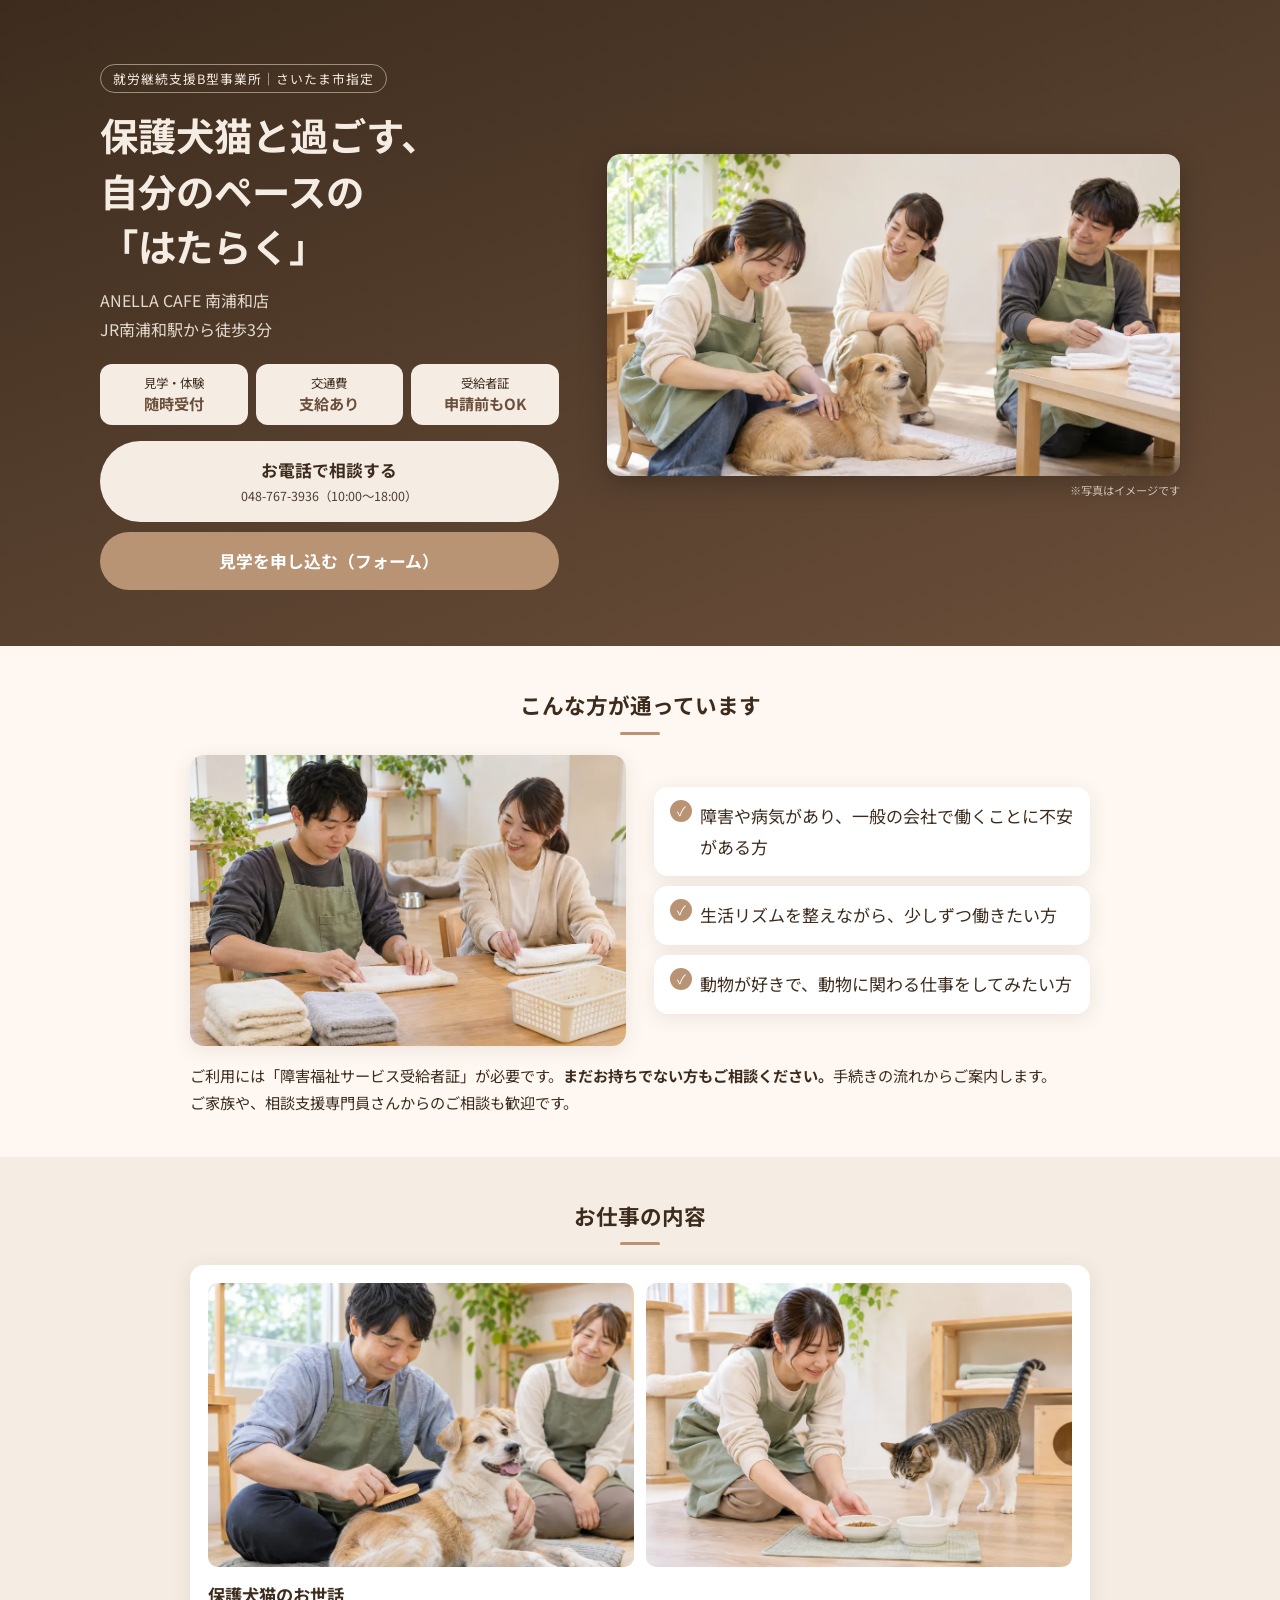
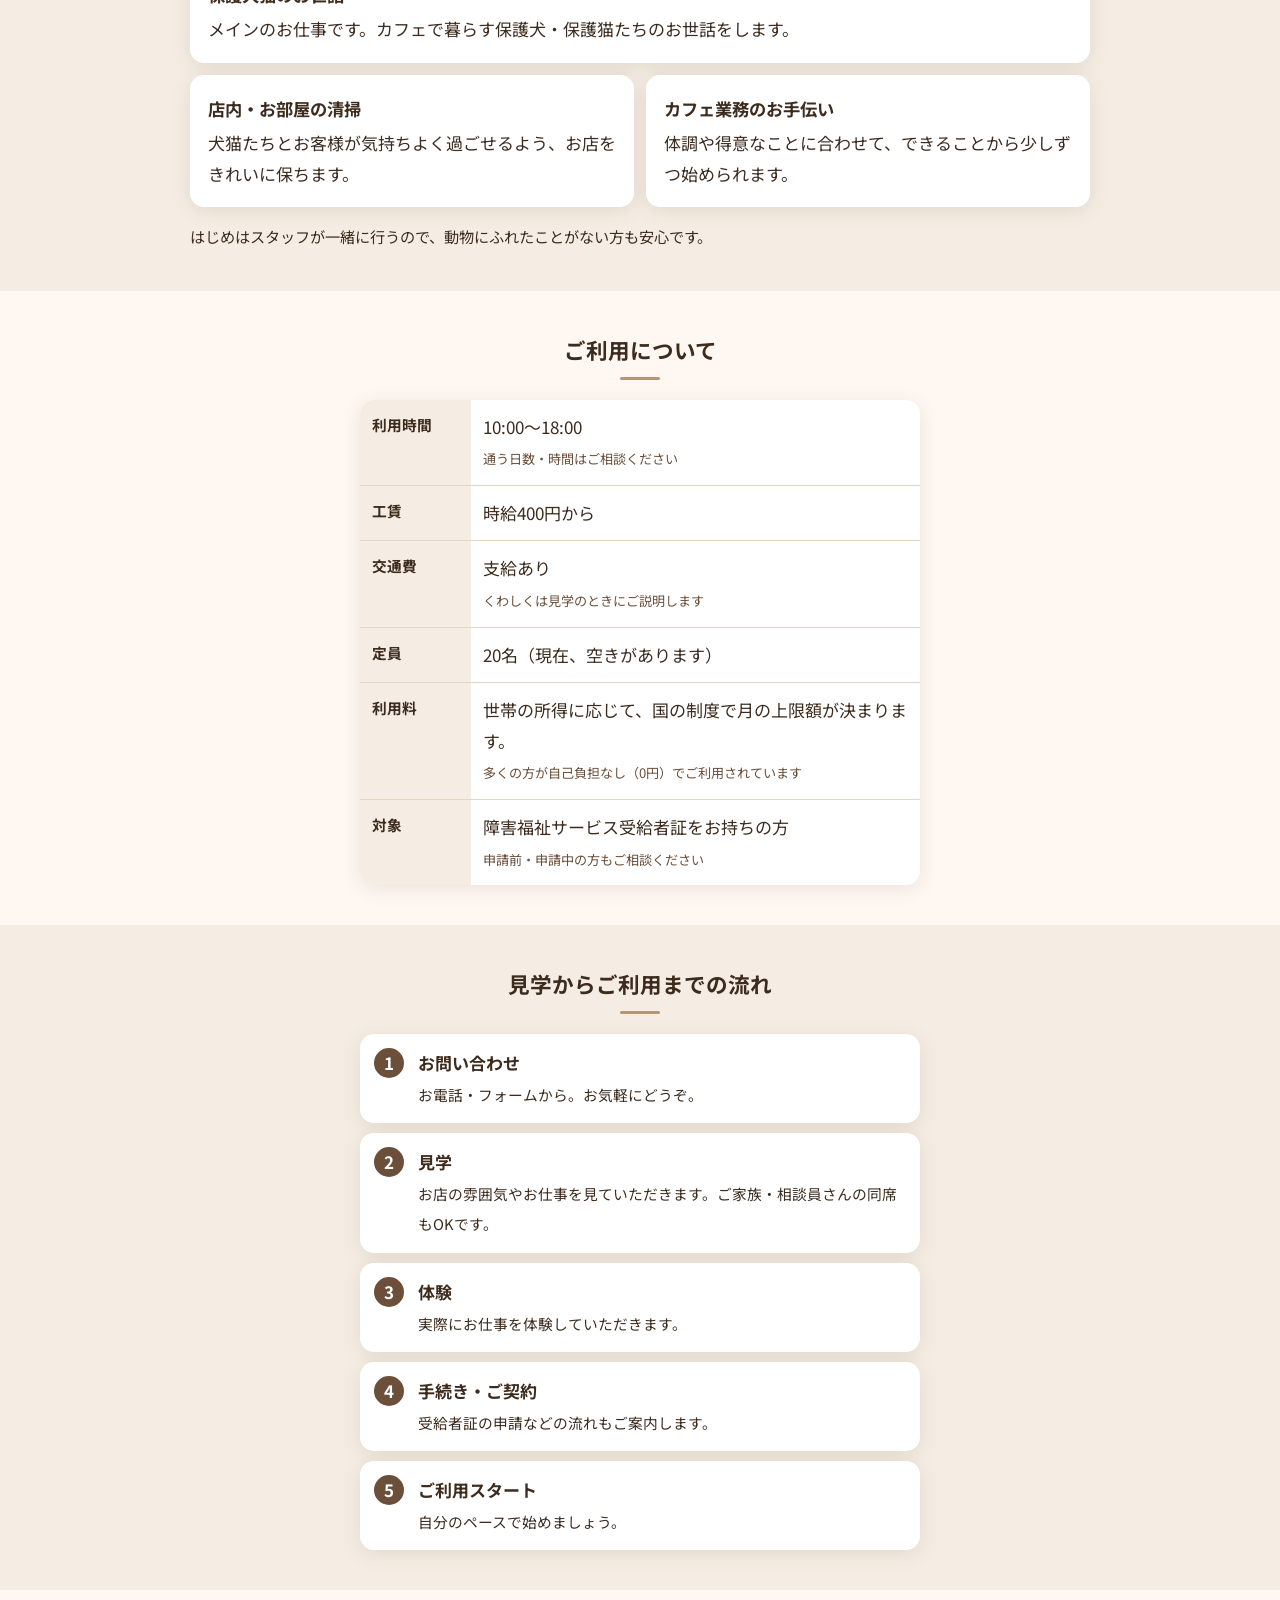
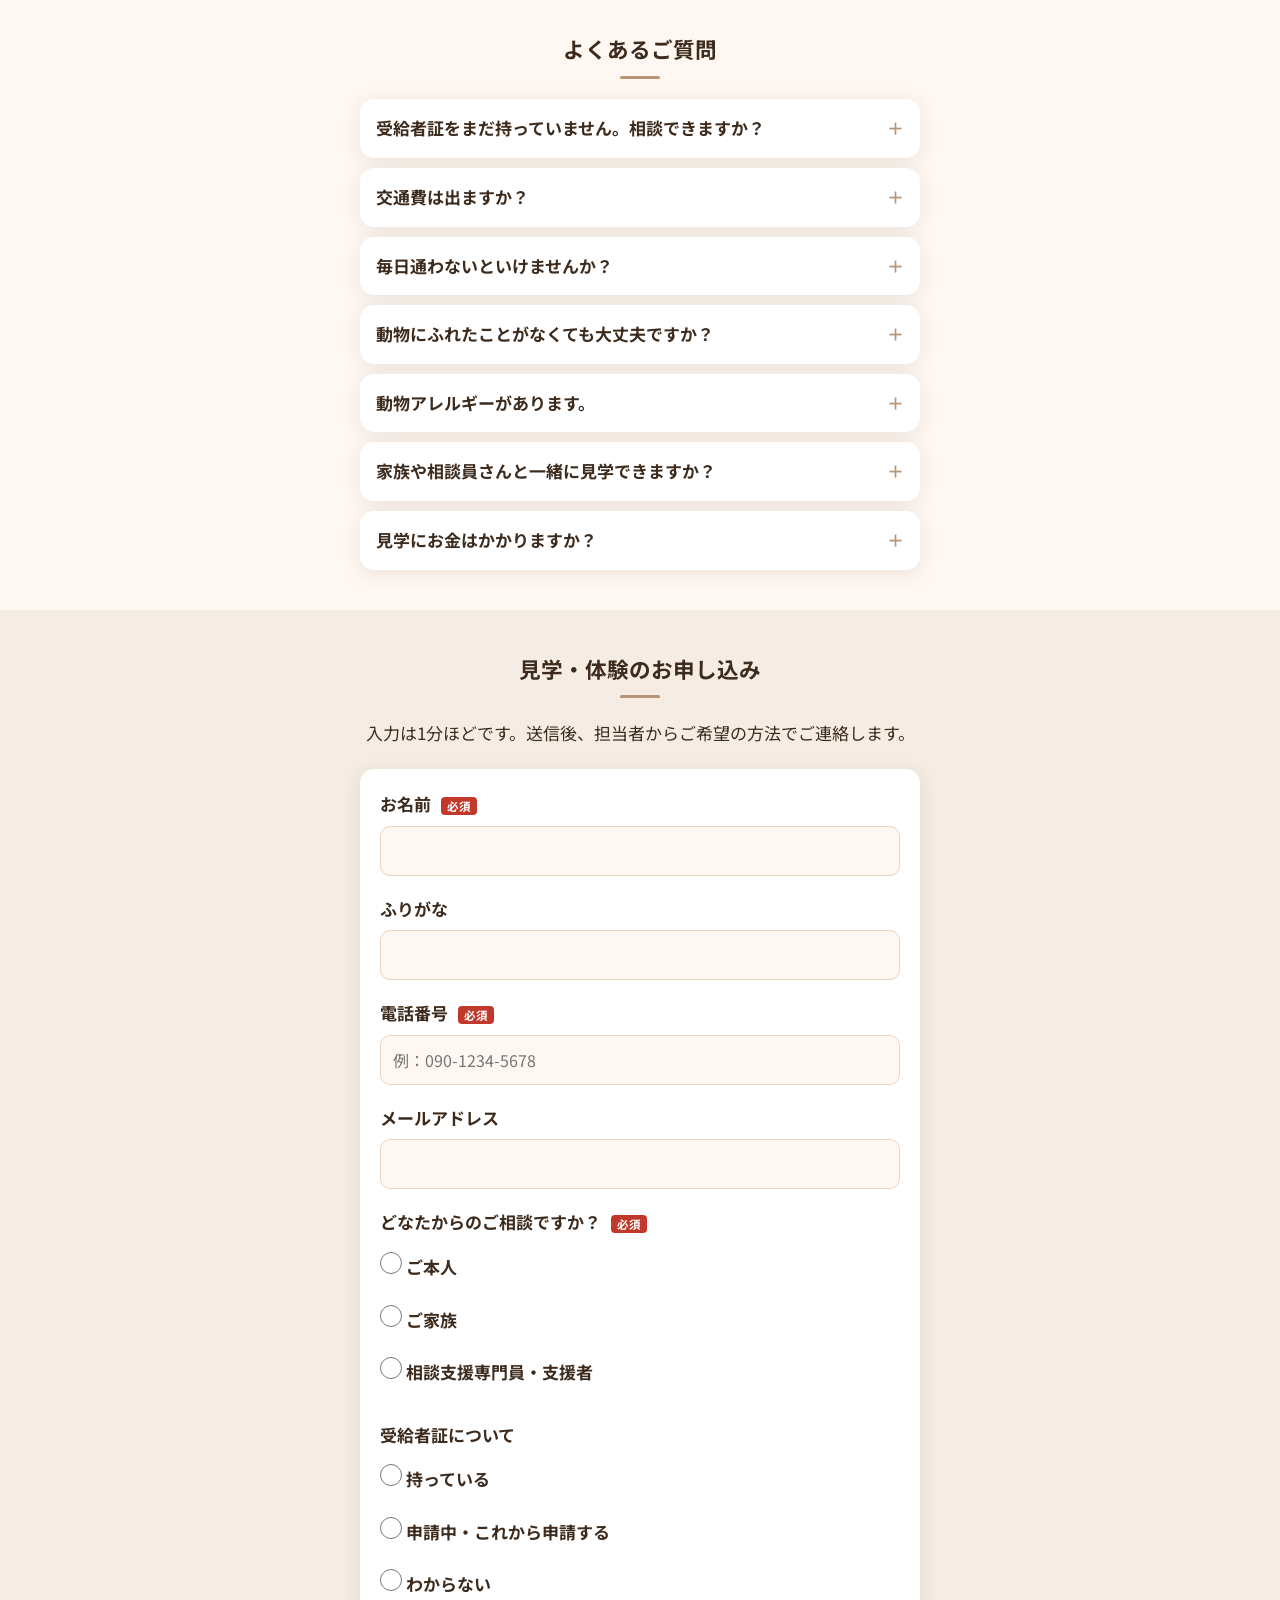
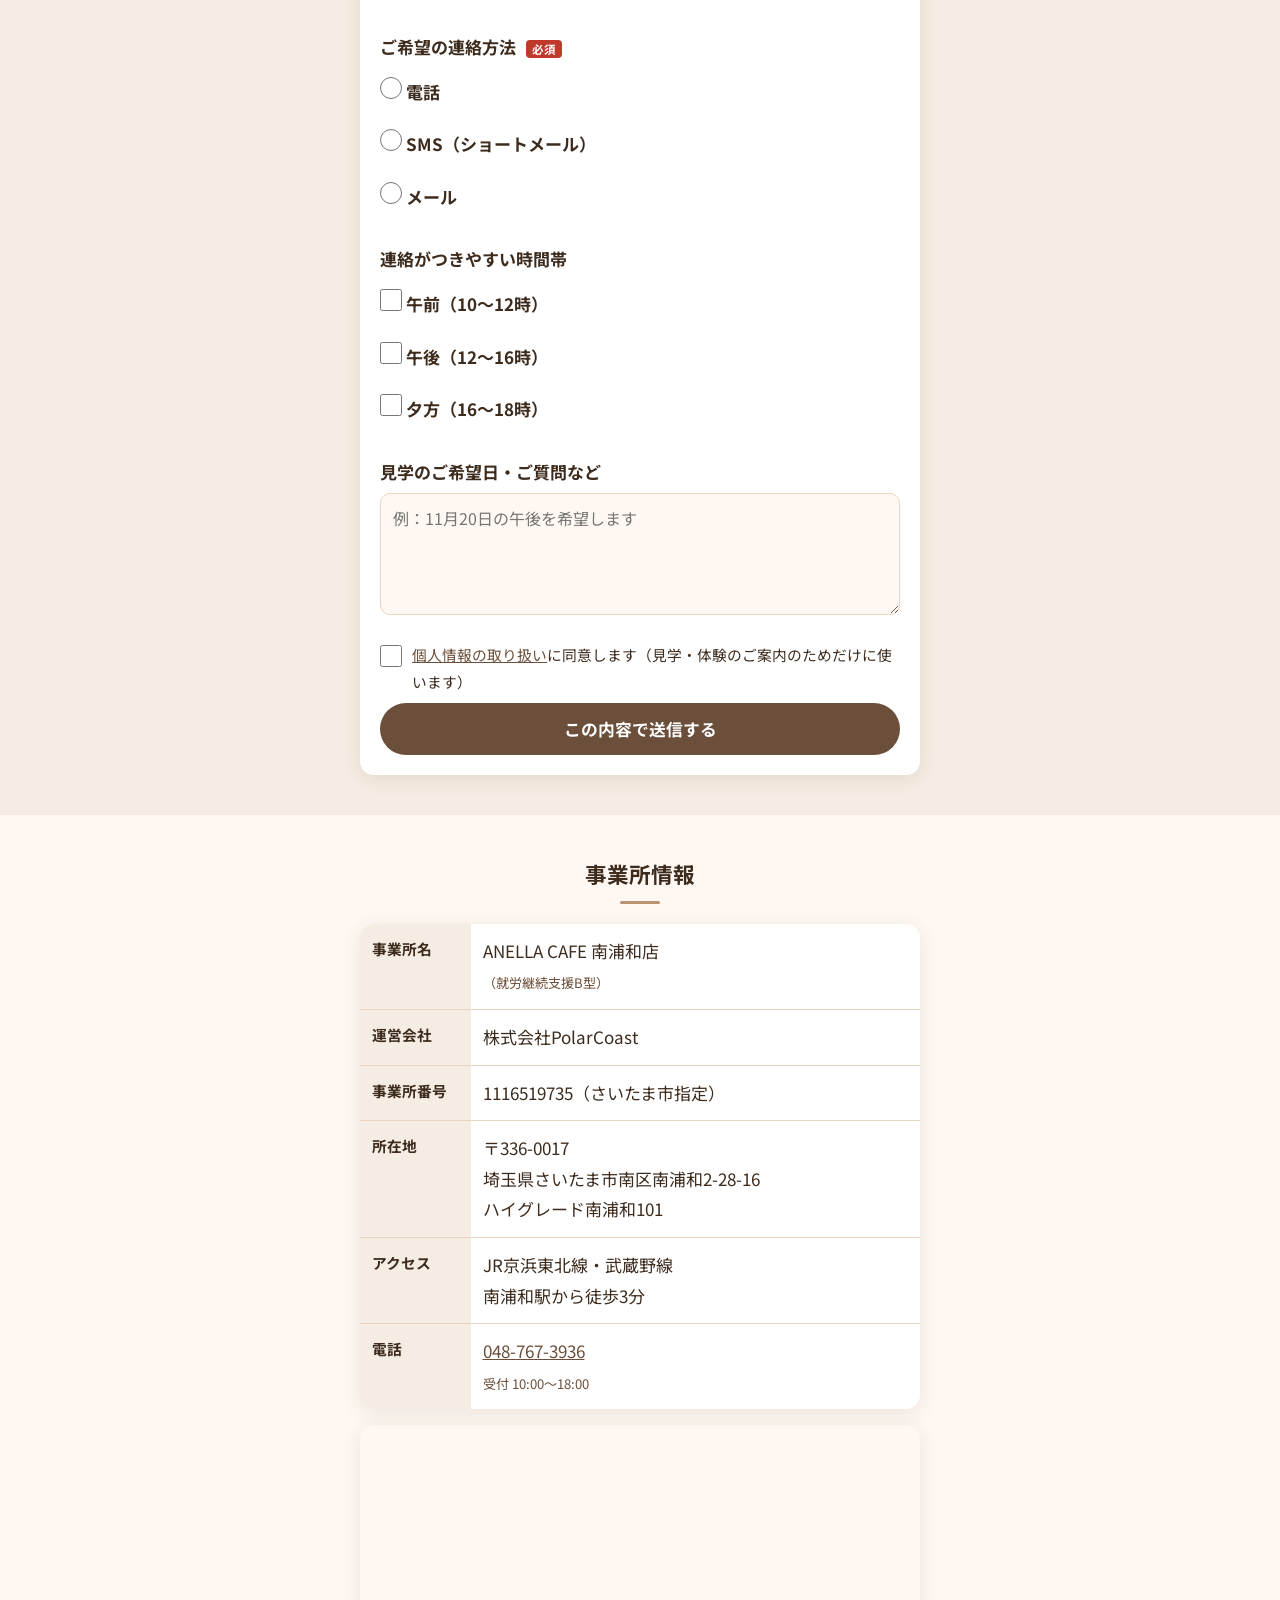
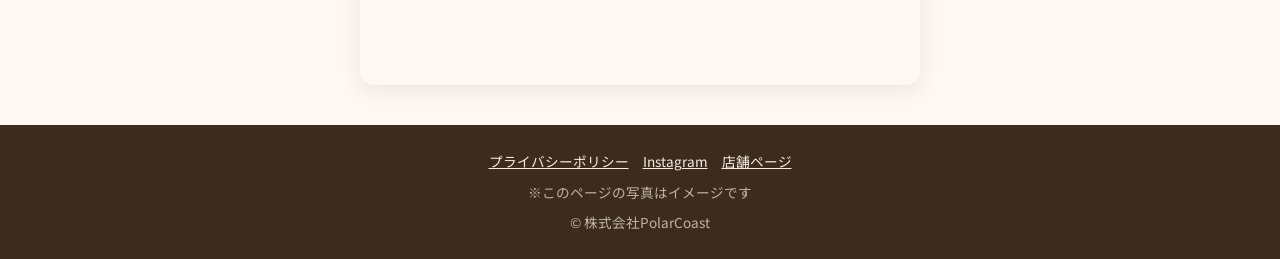
<file: index.html>
<!DOCTYPE html>
<html lang="ja">
<head>
  <meta charset="UTF-8">
  <meta name="viewport" content="width=device-width, initial-scale=1.0">
  <title>就労継続支援B型 ANELLA CAFE 南浦和店｜保護犬猫と過ごすB型事業所（さいたま市南区・南浦和駅徒歩3分）</title>
  <meta name="description" content="さいたま市南区、JR南浦和駅から徒歩3分。保護犬猫のお世話を中心に、自分のペースで働ける就労継続支援B型事業所です。交通費支給あり。受給者証の申請前でもご相談ください。見学・体験は随時受付中。">
  <meta property="og:title" content="就労継続支援B型 ANELLA CAFE 南浦和店">
  <meta property="og:description" content="保護犬猫と過ごす、自分のペースの「はたらく」。南浦和駅徒歩3分・交通費支給あり・見学随時受付。">
  <meta property="og:type" content="website">
  <meta property="og:image" content="https://anellacafe.github.io/minamiurawa-b/images/og.jpg">
  <meta name="twitter:card" content="summary_large_image">
  <link rel="stylesheet" href="style.css?v=20261124b">

  <!-- Google広告の計測タグ（アカウント 238-574-4576／申込みの数え方は script.js の ADS_CONVERSIONS） -->
  <script async src="https://www.googletagmanager.com/gtag/js?id=AW-18577068621"></script>
  <script>
    window.dataLayer = window.dataLayer || [];
    function gtag(){dataLayer.push(arguments);}
    // 追いかけ広告（リマーケティング）には使わない。申込み件数の計測だけに使う
    gtag('consent', 'default', { ad_personalization: 'denied' });
    gtag('set', 'allow_ad_personalization_signals', false);
    gtag('js', new Date());
    gtag('config', 'AW-18577068621');
  </script>

  <script type="application/ld+json">
  {
    "@context": "https://schema.org",
    "@type": "LocalBusiness",
    "name": "ANELLA CAFE 南浦和店（就労継続支援B型）",
    "telephone": "048-767-3936",
    "address": {
      "@type": "PostalAddress",
      "postalCode": "336-0017",
      "addressRegion": "埼玉県",
      "addressLocality": "さいたま市南区",
      "streetAddress": "南浦和2-28-16 ハイグレード南浦和101",
      "addressCountry": "JP"
    }
  }
  </script>
</head>
<body>

  <!-- ===== 最初の画面 ===== -->
  <header class="hero">
    <div class="hero-inner">
      <p class="hero-eyebrow">就労継続支援B型事業所｜さいたま市指定</p>
      <h1 class="hero-title">保護犬猫と過ごす、<br>自分のペースの<br>「はたらく」</h1>
      <p class="hero-sub">ANELLA CAFE 南浦和店<br>JR南浦和駅から徒歩3分</p>

      <figure class="hero-photo">
        <img src="images/hero.webp" width="1200" height="675" alt="保護犬のブラッシングやタオルたたみをしているようす" fetchpriority="high">
        <figcaption>※写真はイメージです</figcaption>
      </figure>

      <ul class="badges">
        <li>見学・体験<br><strong>随時受付</strong></li>
        <li>交通費<br><strong>支給あり</strong></li>
        <li>受給者証<br><strong>申請前もOK</strong></li>
      </ul>

      <div class="cta-group">
        <a class="btn btn-tel" href="tel:0487673936" data-track="tel">お電話で相談する<span>048-767-3936（10:00〜18:00）</span></a>
        <a class="btn btn-form" href="#apply" data-track="to_form">見学を申し込む（フォーム）</a>
      </div>
    </div>
  </header>

  <main>

    <!-- ===== どんな方の場所か ===== -->
    <section class="section">
      <h2 class="section-title">こんな方が通っています</h2>
      <div class="split wide">
        <img class="photo" src="images/support.webp" width="1000" height="667" alt="スタッフのそばで、タオルをたたむお仕事をしているようす" loading="lazy">
        <ul class="check-list">
          <li>障害や病気があり、一般の会社で働くことに不安がある方</li>
          <li>生活リズムを整えながら、少しずつ働きたい方</li>
          <li>動物が好きで、動物に関わる仕事をしてみたい方</li>
        </ul>
      </div>
      <p class="note wide">ご利用には「障害福祉サービス受給者証」が必要です。<strong>まだお持ちでない方もご相談ください。</strong>手続きの流れからご案内します。<br>ご家族や、相談支援専門員さんからのご相談も歓迎です。</p>
    </section>

    <!-- ===== お仕事の内容 ===== -->
    <section class="section section-tint">
      <h2 class="section-title">お仕事の内容</h2>
      <div class="cards cards-work">
        <div class="card card-main">
          <div class="card-photos">
            <img src="images/work-dog.webp" width="900" height="600" alt="保護犬をブラッシングしているようす" loading="lazy">
            <img src="images/work-cat.webp" width="900" height="600" alt="保護猫にごはんを出しているようす" loading="lazy">
          </div>
          <h3>保護犬猫のお世話</h3>
          <p>メインのお仕事です。カフェで暮らす保護犬・保護猫たちのお世話をします。</p>
        </div>
        <div class="card">
          <h3>店内・お部屋の清掃</h3>
          <p>犬猫たちとお客様が気持ちよく過ごせるよう、お店をきれいに保ちます。</p>
        </div>
        <div class="card">
          <h3>カフェ業務のお手伝い</h3>
          <p>体調や得意なことに合わせて、できることから少しずつ始められます。</p>
        </div>
      </div>
      <p class="note wide">はじめはスタッフが一緒に行うので、動物にふれたことがない方も安心です。</p>
    </section>

    <!-- ===== ご利用について ===== -->
    <section class="section">
      <h2 class="section-title">ご利用について</h2>
      <dl class="info-table">
        <div><dt>利用時間</dt><dd>10:00〜18:00<br><small>通う日数・時間はご相談ください</small></dd></div>
        <div><dt>工賃</dt><dd>時給400円から</dd></div>
        <div><dt>交通費</dt><dd>支給あり<br><small>くわしくは見学のときにご説明します</small></dd></div>
        <div><dt>定員</dt><dd>20名（現在、空きがあります）</dd></div>
        <div><dt>利用料</dt><dd>世帯の所得に応じて、国の制度で月の上限額が決まります。<br><small>多くの方が自己負担なし（0円）でご利用されています</small></dd></div>
        <div><dt>対象</dt><dd>障害福祉サービス受給者証をお持ちの方<br><small>申請前・申請中の方もご相談ください</small></dd></div>
      </dl>
    </section>

    <!-- ===== 見学から利用開始までの流れ ===== -->
    <section class="section section-tint">
      <h2 class="section-title">見学からご利用までの流れ</h2>
      <ol class="steps">
        <li><strong>お問い合わせ</strong><span>お電話・フォームから。お気軽にどうぞ。</span></li>
        <li><strong>見学</strong><span>お店の雰囲気やお仕事を見ていただきます。ご家族・相談員さんの同席もOKです。</span></li>
        <li><strong>体験</strong><span>実際にお仕事を体験していただきます。</span></li>
        <li><strong>手続き・ご契約</strong><span>受給者証の申請などの流れもご案内します。</span></li>
        <li><strong>ご利用スタート</strong><span>自分のペースで始めましょう。</span></li>
      </ol>
    </section>

    <!-- ===== よくあるご質問 ===== -->
    <section class="section">
      <h2 class="section-title">よくあるご質問</h2>
      <div class="faq">
        <details>
          <summary>受給者証をまだ持っていません。相談できますか？</summary>
          <p>はい、大丈夫です。申請前の方からのご相談も受け付けています。手続きの流れもご案内します。</p>
        </details>
        <details>
          <summary>交通費は出ますか？</summary>
          <p>はい、支給しています。くわしくは見学のときにご説明します。</p>
        </details>
        <details>
          <summary>毎日通わないといけませんか？</summary>
          <p>いいえ。体調に合わせて、通う日数や時間をご相談いただけます。</p>
        </details>
        <details>
          <summary>動物にふれたことがなくても大丈夫ですか？</summary>
          <p>はい。はじめはスタッフが一緒に行います。カフェには人なつっこい子が多く、少しずつ慣れていけます。</p>
        </details>
        <details>
          <summary>動物アレルギーがあります。</summary>
          <p>お仕事は犬猫と同じ空間で行うことが中心です。ご心配な方は、見学のときにご相談ください。</p>
        </details>
        <details>
          <summary>家族や相談員さんと一緒に見学できますか？</summary>
          <p>はい、もちろんです。ご一緒にお越しください。</p>
        </details>
        <details>
          <summary>見学にお金はかかりますか？</summary>
          <p>見学は無料です。</p>
        </details>
      </div>
    </section>

    <!-- ===== 申し込みフォーム ===== -->
    <section class="section section-tint" id="apply">
      <h2 class="section-title">見学・体験のお申し込み</h2>
      <p class="lead">入力は1分ほどです。送信後、担当者からご希望の方法でご連絡します。</p>

      <form id="apply-form" novalidate>
        <div class="field">
          <label for="f-name">お名前 <em>必須</em></label>
          <input id="f-name" name="name" type="text" autocomplete="name" required>
        </div>
        <div class="field">
          <label for="f-kana">ふりがな</label>
          <input id="f-kana" name="kana" type="text">
        </div>
        <div class="field">
          <label for="f-tel">電話番号 <em>必須</em></label>
          <input id="f-tel" name="tel" type="tel" inputmode="tel" autocomplete="tel" placeholder="例：090-1234-5678" required>
        </div>
        <div class="field">
          <label for="f-email">メールアドレス</label>
          <input id="f-email" name="email" type="email" autocomplete="email">
        </div>

        <fieldset class="field">
          <legend>どなたからのご相談ですか？ <em>必須</em></legend>
          <label class="choice"><input type="radio" name="who" value="ご本人" required> ご本人</label>
          <label class="choice"><input type="radio" name="who" value="ご家族"> ご家族</label>
          <label class="choice"><input type="radio" name="who" value="相談員・支援者"> 相談支援専門員・支援者</label>
        </fieldset>

        <fieldset class="field">
          <legend>受給者証について</legend>
          <label class="choice"><input type="radio" name="jukyusha" value="持っている"> 持っている</label>
          <label class="choice"><input type="radio" name="jukyusha" value="申請中・これから"> 申請中・これから申請する</label>
          <label class="choice"><input type="radio" name="jukyusha" value="わからない"> わからない</label>
        </fieldset>

        <fieldset class="field">
          <legend>ご希望の連絡方法 <em>必須</em></legend>
          <label class="choice"><input type="radio" name="contact" value="電話" required> 電話</label>
          <label class="choice"><input type="radio" name="contact" value="SMS（ショートメール）"> SMS（ショートメール）</label>
          <label class="choice"><input type="radio" name="contact" value="メール"> メール</label>
        </fieldset>

        <fieldset class="field">
          <legend>連絡がつきやすい時間帯</legend>
          <label class="choice"><input type="checkbox" name="time" value="午前（10〜12時）"> 午前（10〜12時）</label>
          <label class="choice"><input type="checkbox" name="time" value="午後（12〜16時）"> 午後（12〜16時）</label>
          <label class="choice"><input type="checkbox" name="time" value="夕方（16〜18時）"> 夕方（16〜18時）</label>
        </fieldset>

        <div class="field">
          <label for="f-wish">見学のご希望日・ご質問など</label>
          <textarea id="f-wish" name="message" rows="4" placeholder="例：11月20日の午後を希望します"></textarea>
        </div>

        <!-- いたずら送信よけ（人には見えない欄） -->
        <div class="hp" aria-hidden="true">
          <label>このらんは空のままにしてください<input type="text" name="website" tabindex="-1" autocomplete="off"></label>
        </div>

        <label class="agree"><input type="checkbox" name="agree" value="同意する" required> <span><a href="privacy.html" target="_blank">個人情報の取り扱い</a>に同意します（見学・体験のご案内のためだけに使います）</span></label>

        <p class="form-error" id="form-error" role="alert" hidden></p>
        <button type="submit" class="btn btn-submit" id="submit-btn">この内容で送信する</button>
      </form>

      <div class="thanks" id="thanks" hidden>
        <h3>送信ありがとうございました</h3>
        <p>担当者から、ご希望の方法でご連絡します。<br>お急ぎの方はお電話でもどうぞ。</p>
        <a class="btn btn-tel" href="tel:0487673936" data-track="tel">048-767-3936 に電話する</a>
        <p class="small">※ 当店からのお電話は「048-767-3936」からおかけします。</p>
      </div>
    </section>

    <!-- ===== 事業所情報 ===== -->
    <section class="section">
      <h2 class="section-title">事業所情報</h2>
      <dl class="info-table">
        <div><dt>事業所名</dt><dd>ANELLA CAFE 南浦和店<br><small>（就労継続支援B型）</small></dd></div>
        <div><dt>運営会社</dt><dd>株式会社PolarCoast</dd></div>
        <div><dt>事業所番号</dt><dd>1116519735（さいたま市指定）</dd></div>
        <div><dt>所在地</dt><dd>〒336-0017<br>埼玉県さいたま市南区南浦和2-28-16<br>ハイグレード南浦和101</dd></div>
        <div><dt>アクセス</dt><dd>JR京浜東北線・武蔵野線<br>南浦和駅から徒歩3分</dd></div>
        <div><dt>電話</dt><dd><a href="tel:0487673936" data-track="tel">048-767-3936</a><br><small>受付 10:00〜18:00</small></dd></div>
      </dl>
      <div class="map">
        <iframe title="ANELLA CAFE 南浦和店の地図" loading="lazy" referrerpolicy="no-referrer-when-downgrade"
          src="https://www.google.com/maps?q=%E5%9F%BC%E7%8E%89%E7%9C%8C%E3%81%95%E3%81%84%E3%81%9F%E3%81%BE%E5%B8%82%E5%8D%97%E5%8C%BA%E5%8D%97%E6%B5%A6%E5%92%8C2-28-16&output=embed"></iframe>
      </div>
    </section>

  </main>

  <footer class="footer">
    <p><a href="privacy.html">プライバシーポリシー</a>　<a href="https://www.instagram.com/anella_cafe_minamiurawa/" target="_blank" rel="noopener">Instagram</a>　<a href="https://wan-time.jp/store/anella-cafe-minamiurawa/" target="_blank" rel="noopener">店舗ページ</a></p>
    <p class="copy">※このページの写真はイメージです</p>
    <p class="copy">© 株式会社PolarCoast</p>
  </footer>

  <!-- スマホ用：画面下に固定のボタン -->
  <nav class="sticky-cta" aria-label="お問い合わせ">
    <a href="tel:0487673936" data-track="tel">電話する</a>
    <a href="#apply" data-track="to_form">見学を申し込む</a>
  </nav>

  <script src="script.js?v=20261124b"></script>
</body>
</html>
</file>
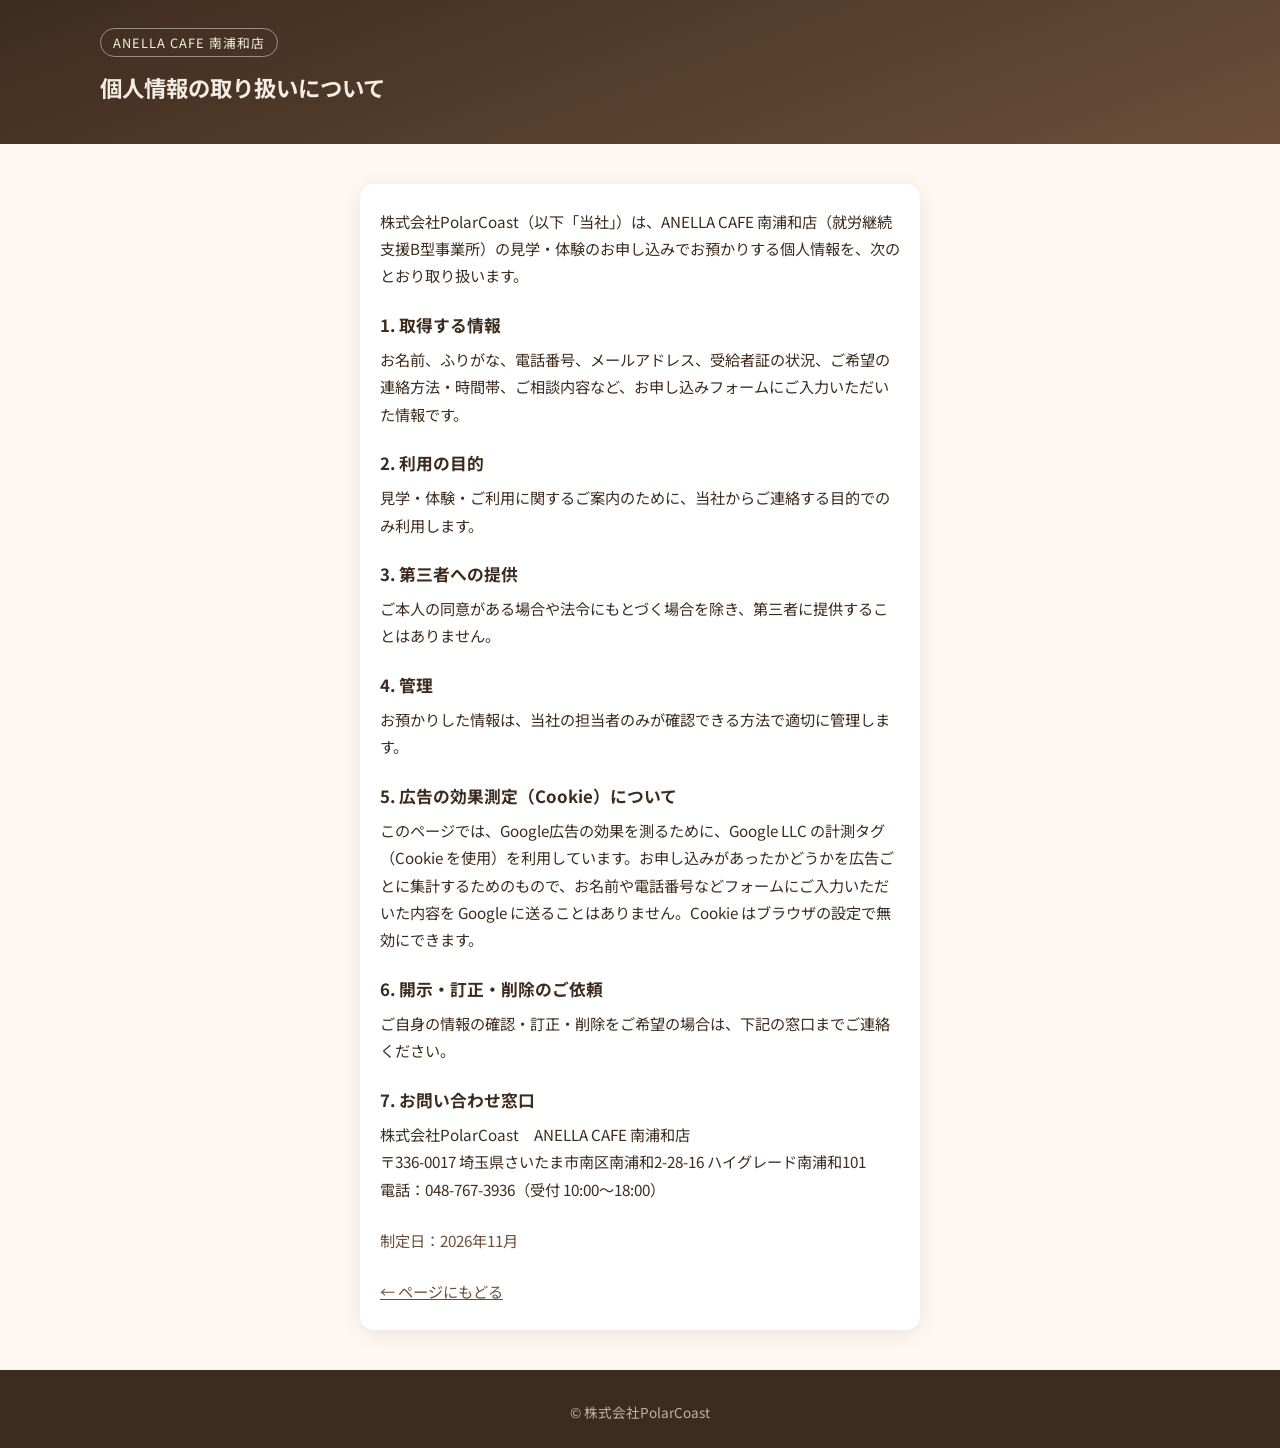
<file: privacy.html>
<!DOCTYPE html>
<html lang="ja">
<head>
  <meta charset="UTF-8">
  <meta name="viewport" content="width=device-width, initial-scale=1.0">
  <title>個人情報の取り扱い｜ANELLA CAFE 南浦和店（就労継続支援B型）</title>
  <meta name="robots" content="noindex">
  <link rel="stylesheet" href="style.css?v=20261113a">
</head>
<body style="padding-bottom:0">
  <header class="hero" style="padding:28px 20px">
    <div class="hero-inner">
      <p class="hero-eyebrow">ANELLA CAFE 南浦和店</p>
      <h1 class="hero-title" style="font-size:1.4rem">個人情報の取り扱いについて</h1>
    </div>
  </header>

  <main class="section">
    <div class="policy">
      <p>株式会社PolarCoast（以下「当社」）は、ANELLA CAFE 南浦和店（就労継続支援B型事業所）の見学・体験のお申し込みでお預かりする個人情報を、次のとおり取り扱います。</p>

      <h2>1. 取得する情報</h2>
      <p>お名前、ふりがな、電話番号、メールアドレス、受給者証の状況、ご希望の連絡方法・時間帯、ご相談内容など、お申し込みフォームにご入力いただいた情報です。</p>

      <h2>2. 利用の目的</h2>
      <p>見学・体験・ご利用に関するご案内のために、当社からご連絡する目的でのみ利用します。</p>

      <h2>3. 第三者への提供</h2>
      <p>ご本人の同意がある場合や法令にもとづく場合を除き、第三者に提供することはありません。</p>

      <h2>4. 管理</h2>
      <p>お預かりした情報は、当社の担当者のみが確認できる方法で適切に管理します。</p>

      <h2>5. 広告の効果測定（Cookie）について</h2>
      <p>このページでは、Google広告の効果を測るために、Google LLC の計測タグ（Cookie を使用）を利用しています。お申し込みがあったかどうかを広告ごとに集計するためのもので、お名前や電話番号などフォームにご入力いただいた内容を Google に送ることはありません。Cookie はブラウザの設定で無効にできます。</p>

      <h2>6. 開示・訂正・削除のご依頼</h2>
      <p>ご自身の情報の確認・訂正・削除をご希望の場合は、下記の窓口までご連絡ください。</p>

      <h2>7. お問い合わせ窓口</h2>
      <p>株式会社PolarCoast　ANELLA CAFE 南浦和店<br>
      〒336-0017 埼玉県さいたま市南区南浦和2-28-16 ハイグレード南浦和101<br>
      電話：048-767-3936（受付 10:00〜18:00）</p>

      <p class="small" style="margin-top:24px">制定日：2026年11月</p>
      <p style="margin-top:24px"><a href="index.html">← ページにもどる</a></p>
    </div>
  </main>

  <footer class="footer"><p class="copy">© 株式会社PolarCoast</p></footer>

  <style>
    .policy { background: var(--white); border-radius: var(--radius); box-shadow: var(--shadow); padding: 24px 20px; }
    .policy h2 { font-size: 1.05rem; margin: 20px 0 6px; }
    .policy p { font-size: 0.95rem; }
  </style>
</body>
</html>
</file>
<file: style.css>
/* =============================================
   ANELLA CAFE 南浦和店 就労継続支援B型 LP
   色はトリミング予約サイトと共通
   #3d2c1e (深茶) / #b89474 (テラコッタベージュ) / #f5ede3 (クリーム)
   #fff8f2 (オフホワイト) / #6b4f3a (ミドルブラウン) / #e8d5c0 (ライトタン)
============================================= */

@import url('https://fonts.googleapis.com/css2?family=Noto+Sans+JP:wght@400;500;700&display=swap');

:root {
  --deep:    #3d2c1e;
  --primary: #b89474;
  --mid:     #6b4f3a;
  --cream:   #f5ede3;
  --bg:      #fff8f2;
  --tan:     #e8d5c0;
  --white:   #ffffff;
  --line:    #06c755;
  --error:   #c0392b;
  --radius:  14px;
  --shadow:  0 4px 20px rgba(61,44,30,0.10);
}

*, *::before, *::after { box-sizing: border-box; margin: 0; padding: 0; }

html { scroll-behavior: smooth; }

/* hidden を付けた部分（送信ありがとう欄など）は必ず隠す */
[hidden] { display: none !important; }

body {
  font-family: 'Noto Sans JP', sans-serif;
  background: var(--bg);
  color: var(--deep);
  font-size: 17px;
  line-height: 1.8;
  padding-bottom: 72px; /* 下の固定ボタンの分 */
}

a { color: var(--mid); }

/* ── 最初の画面 ── */
.hero {
  background: linear-gradient(160deg, var(--deep) 0%, var(--mid) 100%);
  color: var(--cream);
  padding: 40px 20px 36px;
}
.hero-inner { max-width: 560px; margin: 0 auto; }
.hero-eyebrow {
  display: inline-block;
  font-size: 0.8rem;
  letter-spacing: 1px;
  border: 1px solid rgba(245,237,227,0.5);
  border-radius: 999px;
  padding: 2px 12px;
  margin-bottom: 14px;
}
.hero-title {
  font-size: 1.9rem;
  line-height: 1.45;
  font-weight: 700;
  margin-bottom: 12px;
}
.hero-sub { font-size: 1rem; opacity: 0.9; margin-bottom: 20px; }

.badges {
  list-style: none;
  display: grid;
  grid-template-columns: repeat(3, 1fr);
  gap: 8px;
  margin-bottom: 16px;
}
.badges li {
  background: var(--cream);
  color: var(--deep);
  border-radius: 12px;
  text-align: center;
  font-size: 0.78rem;
  line-height: 1.5;
  padding: 10px 4px;
}
.badges strong { font-size: 0.95rem; color: var(--mid); }

img { max-width: 100%; height: auto; }

.hero-photo { margin: 0 0 16px; }
.hero-photo img { width: 100%; border-radius: var(--radius); display: block; box-shadow: 0 8px 28px rgba(0,0,0,0.25); }
.hero-photo figcaption { font-size: 0.7rem; opacity: 0.75; text-align: right; margin-top: 4px; }

.cta-group { display: grid; gap: 10px; }

/* ── ボタン ── */
.btn {
  display: block;
  text-align: center;
  text-decoration: none;
  font-weight: 700;
  font-size: 1.05rem;
  border-radius: 999px;
  padding: 14px 16px;
  border: none;
  cursor: pointer;
  width: 100%;
  font-family: inherit;
}
.btn span { display: block; font-size: 0.78rem; font-weight: 400; opacity: 0.9; }
.btn-tel  { background: var(--cream); color: var(--deep); }
.btn-form { background: var(--primary); color: var(--white); }
.btn-submit { background: var(--mid); color: var(--white); margin-top: 8px; }
.btn-submit:disabled { opacity: 0.6; cursor: wait; }

/* ── セクション共通 ── */
.section { padding: 40px 20px; }
.section > * { max-width: 560px; margin-left: auto; margin-right: auto; }
.section-tint { background: var(--cream); }
.section-title {
  font-size: 1.35rem;
  text-align: center;
  margin-bottom: 20px;
  position: relative;
  padding-bottom: 10px;
}
.section-title::after {
  content: '';
  position: absolute;
  left: 50%; bottom: 0;
  width: 40px; height: 3px;
  margin-left: -20px;
  background: var(--primary);
  border-radius: 2px;
}
.lead { text-align: center; margin-bottom: 20px; }
.note { margin-top: 16px; font-size: 0.95rem; }
.small, small { font-size: 0.82rem; color: var(--mid); }

/* ── チェックリスト ── */
.check-list { list-style: none; display: grid; gap: 10px; }
.check-list li {
  background: var(--white);
  border-radius: var(--radius);
  box-shadow: var(--shadow);
  padding: 14px 16px 14px 46px;
  position: relative;
}
.check-list li::before {
  content: '✓';
  position: absolute;
  left: 16px; top: 13px;
  width: 22px; height: 22px;
  border-radius: 50%;
  background: var(--primary);
  color: var(--white);
  font-size: 0.8rem;
  text-align: center;
  line-height: 22px;
}

/* ── カード ── */
.cards { display: grid; gap: 12px; }
.card {
  background: var(--white);
  border-radius: var(--radius);
  box-shadow: var(--shadow);
  padding: 18px;
}
.card img { width: 100%; border-radius: 10px; margin-bottom: 10px; display: block; }
.card h3 { font-size: 1.08rem; margin-bottom: 4px; }
.card-photos { display: grid; grid-template-columns: 1fr 1fr; gap: 8px; margin-bottom: 12px; }
.card-photos img { margin-bottom: 0; aspect-ratio: 1 / 1; object-fit: cover; }
.card-photos img:first-child { object-position: 60% center; }
.card-photos img:last-child { object-position: 45% center; }

/* ── 写真と文章を並べる ── */
.split { display: grid; gap: 16px; }
.photo { width: 100%; border-radius: var(--radius); box-shadow: var(--shadow); display: block; }

/* ── 表 ── */
.info-table { display: grid; gap: 0; background: var(--white); border-radius: var(--radius); box-shadow: var(--shadow); overflow: hidden; }
.info-table > div { display: grid; grid-template-columns: 6.5em 1fr; border-bottom: 1px solid var(--tan); }
.info-table > div:last-child { border-bottom: none; }
.info-table dt { background: var(--cream); font-weight: 700; padding: 12px; font-size: 0.92rem; }
.info-table dd { padding: 12px; }

/* ── 流れ ── */
.steps { list-style: none; counter-reset: step; display: grid; gap: 10px; }
.steps li {
  counter-increment: step;
  background: var(--white);
  border-radius: var(--radius);
  box-shadow: var(--shadow);
  padding: 14px 16px 14px 58px;
  position: relative;
}
.steps li::before {
  content: counter(step);
  position: absolute;
  left: 14px; top: 14px;
  width: 30px; height: 30px;
  border-radius: 50%;
  background: var(--mid);
  color: var(--white);
  font-weight: 700;
  text-align: center;
  line-height: 30px;
}
.steps strong { display: block; }
.steps span { font-size: 0.92rem; }

/* ── よくある質問 ── */
.faq { display: grid; gap: 10px; }
.faq details {
  background: var(--white);
  border-radius: var(--radius);
  box-shadow: var(--shadow);
  padding: 14px 16px;
}
.faq summary { font-weight: 700; cursor: pointer; list-style: none; padding-right: 24px; position: relative; }
.faq summary::-webkit-details-marker { display: none; }
.faq summary::after { content: '＋'; position: absolute; right: 0; top: 0; color: var(--primary); }
.faq details[open] summary::after { content: '－'; }
.faq details p { margin-top: 8px; font-size: 0.95rem; }

/* ── フォーム ── */
#apply-form { background: var(--white); border-radius: var(--radius); box-shadow: var(--shadow); padding: 20px; }
.field { margin-bottom: 18px; border: none; }
.field > label, .field legend { display: block; font-weight: 700; margin-bottom: 6px; }
.field em {
  font-style: normal;
  font-size: 0.72rem;
  background: var(--error);
  color: var(--white);
  border-radius: 4px;
  padding: 1px 6px;
  margin-left: 6px;
  vertical-align: middle;
}
input[type="text"], input[type="tel"], input[type="email"], textarea {
  width: 100%;
  font-size: 1rem;
  font-family: inherit;
  padding: 12px;
  border: 1.5px solid var(--tan);
  border-radius: 10px;
  background: var(--bg);
  color: var(--deep);
}
input:focus, textarea:focus { outline: none; border-color: var(--primary); background: var(--white); }
.choice { display: flex; align-items: center; gap: 10px; padding: 8px 0; font-weight: 400; }
.choice input { width: 22px; height: 22px; accent-color: var(--mid); flex-shrink: 0; }
.agree { display: flex; gap: 10px; align-items: flex-start; font-size: 0.92rem; margin: 6px 0 4px; }
.agree input { width: 22px; height: 22px; margin-top: 3px; accent-color: var(--mid); flex-shrink: 0; }
.hp { position: absolute; left: -9999px; width: 1px; height: 1px; overflow: hidden; }
.form-error { color: var(--error); font-weight: 700; margin-top: 8px; }
.field.invalid input, .field.invalid legend { border-color: var(--error); color: var(--error); }

.thanks { background: var(--white); border-radius: var(--radius); box-shadow: var(--shadow); padding: 24px 20px; text-align: center; display: grid; gap: 12px; }
.thanks h3 { font-size: 1.2rem; }
.thanks .btn-tel { background: var(--mid); color: var(--white); }

/* ── 地図 ── */
.map { margin-top: 16px; border-radius: var(--radius); overflow: hidden; box-shadow: var(--shadow); }
.map iframe { width: 100%; height: 260px; border: 0; display: block; }

/* ── フッター ── */
.footer { background: var(--deep); color: var(--cream); text-align: center; padding: 24px 20px; font-size: 0.85rem; }
.footer a { color: var(--cream); }
.footer .copy { margin-top: 6px; opacity: 0.7; }

/* ── 下に固定のボタン（スマホ） ── */
.sticky-cta {
  position: fixed;
  left: 0; right: 0; bottom: 0;
  display: grid;
  grid-template-columns: repeat(2, 1fr);
  background: var(--white);
  box-shadow: 0 -2px 12px rgba(61,44,30,0.15);
  z-index: 10;
}
.sticky-cta a {
  text-align: center;
  text-decoration: none;
  font-weight: 700;
  padding: 14px 4px;
  color: var(--white);
}
.sticky-cta a:nth-child(1) { background: var(--mid); }
.sticky-cta a:nth-child(2) { background: var(--primary); }

/* パソコンで見たとき */
@media (min-width: 760px) {
  .hero { padding: 64px 32px 56px; }
  .hero-title { font-size: 2.4rem; }
  /* 最初の画面：左に文章とボタン、右に写真 */
  .hero-inner {
    max-width: 1080px;
    display: grid;
    grid-template-columns: 1fr 1.25fr;
    grid-template-areas:
      "eyebrow photo"
      "title   photo"
      "sub     photo"
      "badges  photo"
      "cta     photo";
    grid-template-rows: auto auto auto auto 1fr;
    column-gap: 48px;
  }
  .hero-eyebrow { grid-area: eyebrow; justify-self: start; }
  .hero-title { grid-area: title; }
  .hero-sub { grid-area: sub; }
  .hero-photo { grid-area: photo; align-self: center; margin: 0; }
  .badges { grid-area: badges; }
  .cta-group { grid-area: cta; align-self: start; }

  .section > .wide { max-width: 900px; }
  .split { grid-template-columns: 1fr 1fr; gap: 28px; align-items: center; }

  .cards { grid-template-columns: repeat(3, 1fr); }
  .section > .cards { max-width: 900px; }
  .cards-work { grid-template-columns: 1fr 1fr; }
  .card-main { grid-column: 1 / -1; }
  .card-photos { gap: 12px; }
  .card-photos img { aspect-ratio: 3 / 2; }
  .sticky-cta { display: none; }
  body { padding-bottom: 0; }
}
</file>
